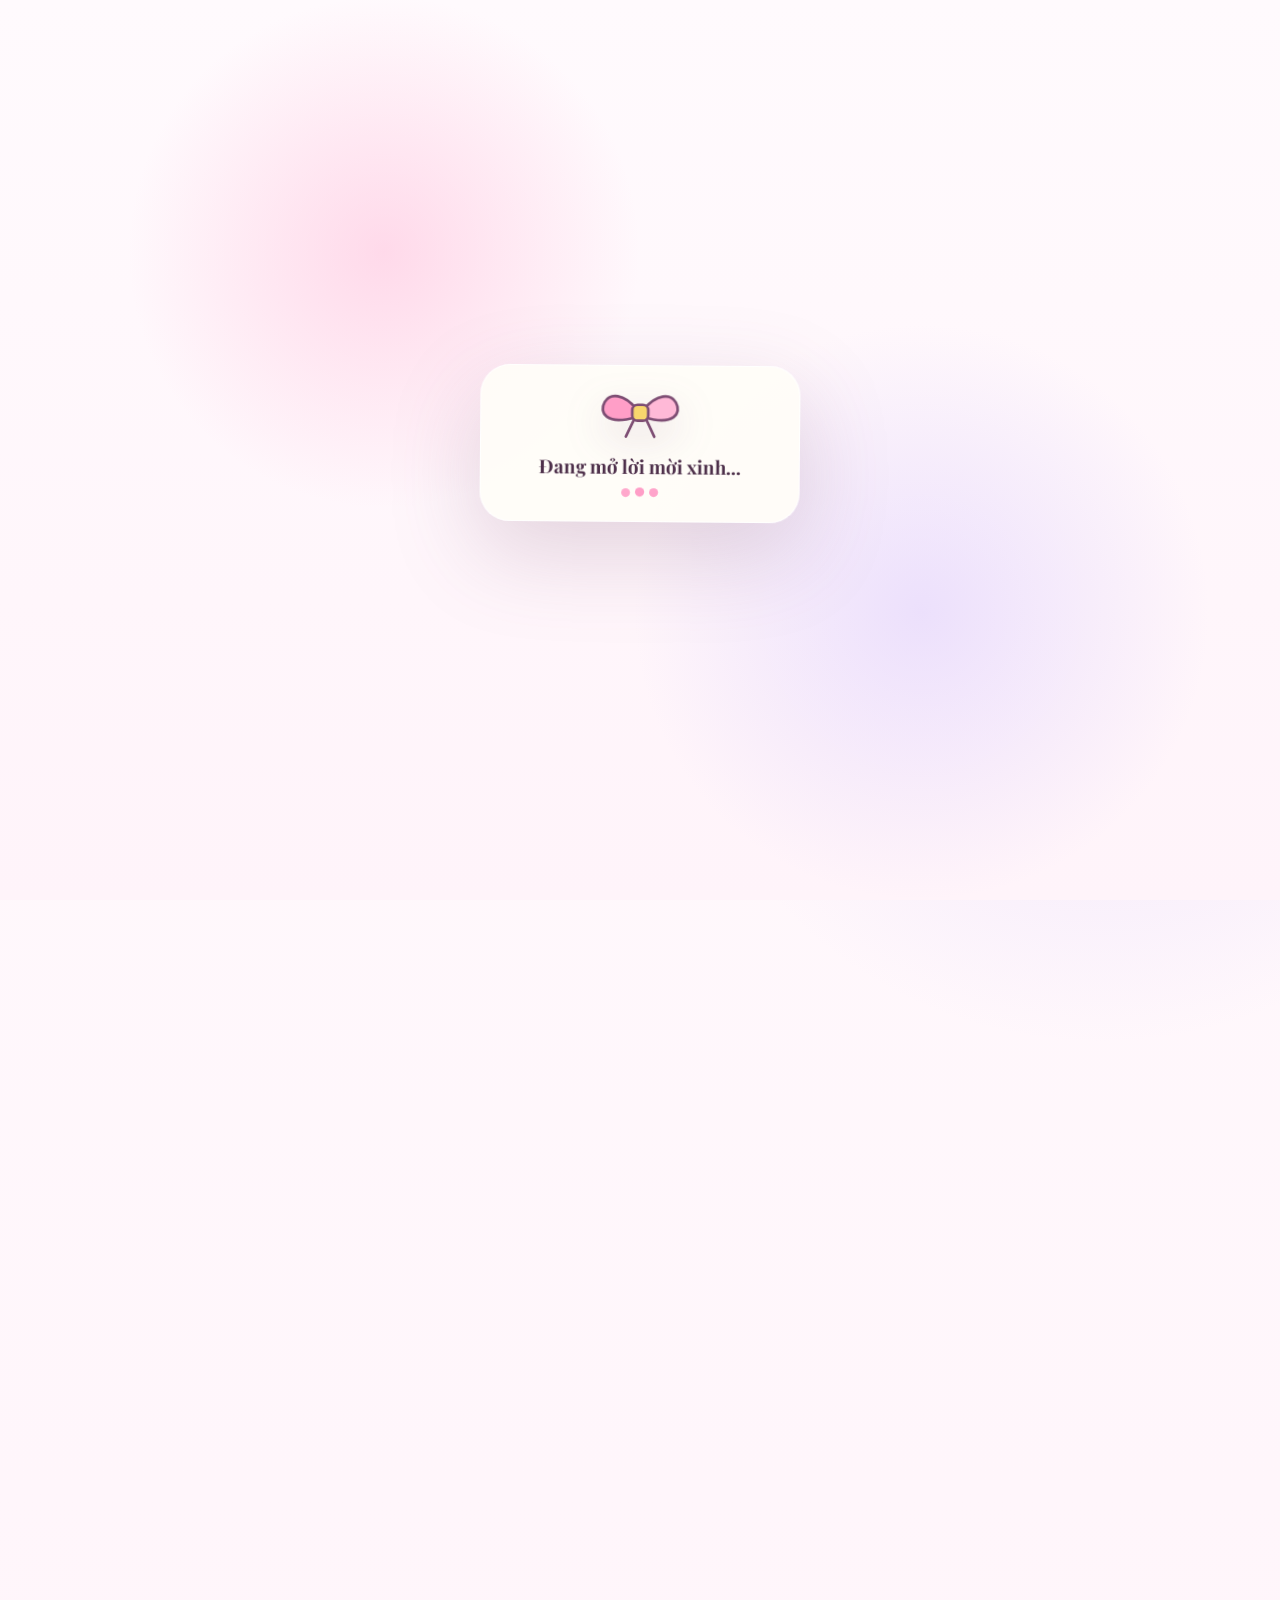
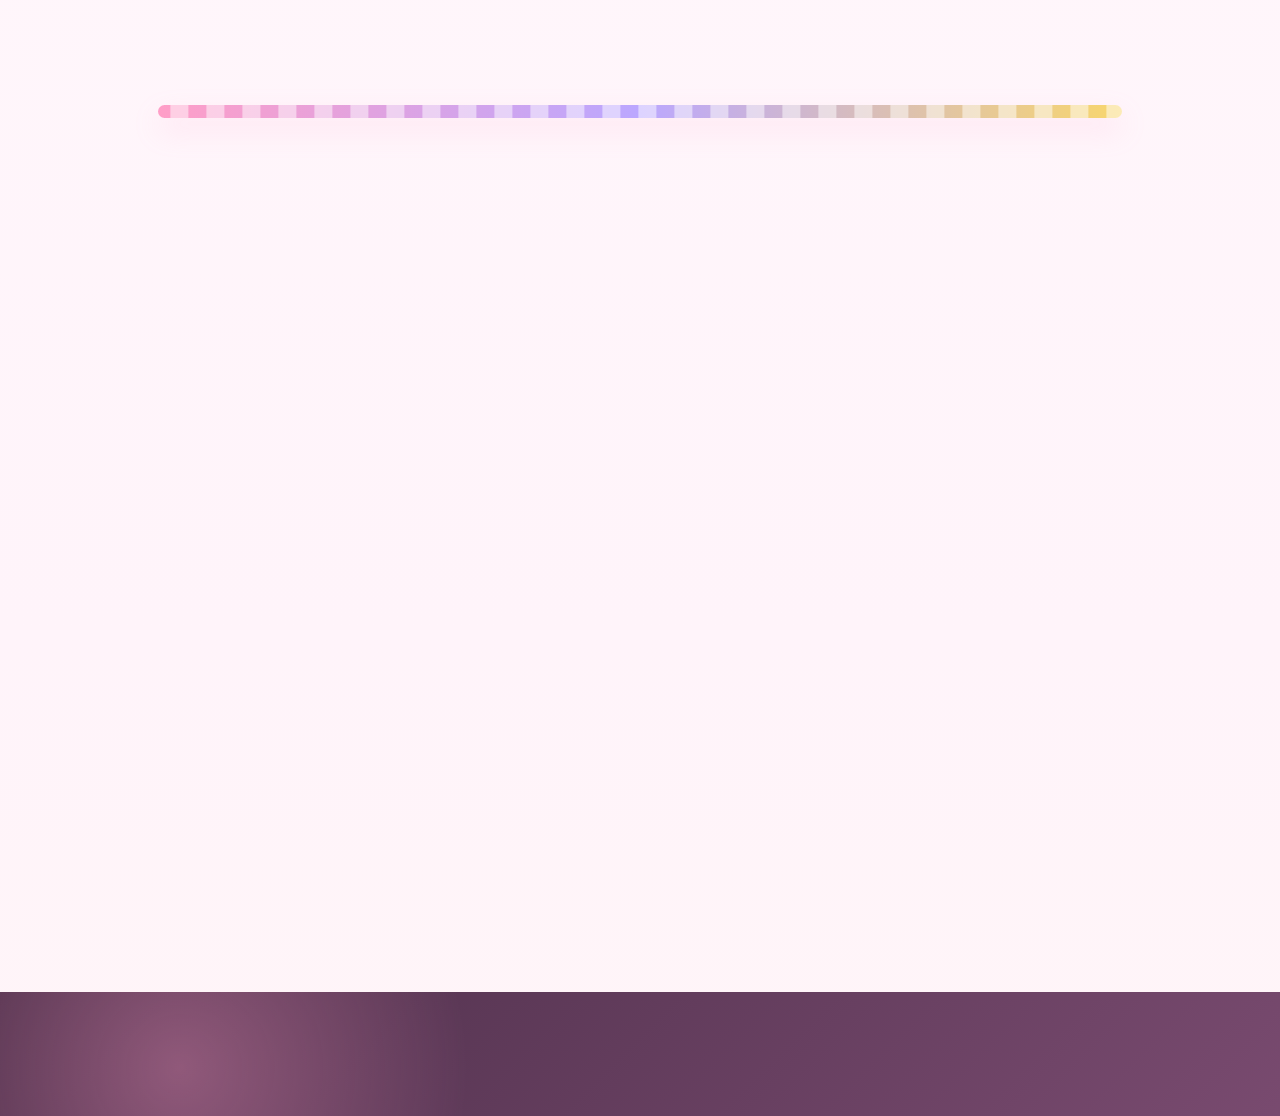
<file: index.html>
<!doctype html>
<html lang="vi">
  <head>
    <meta charset="UTF-8" />
    <meta name="viewport" content="width=device-width, initial-scale=1.0" />
    <title>M&#7897;t Ng&#224;y Th&#7853;t Xinh &#7902; DAV</title>
    <link rel="icon" type="image/svg+xml" href="img/favicon.svg" />
    <meta http-equiv="refresh" content="0; url=html/index.html" />
    <link rel="canonical" href="html/index.html" />
    <style>
      *,
      *::before,
      *::after {
        box-sizing: border-box;
      }

      body {
        display: grid;
        min-height: 100vh;
        margin: 0;
        place-items: center;
        color: #4d2f4a;
        font-family: Arial, sans-serif;
        background:
          radial-gradient(
            circle at 28% 24%,
            rgba(255, 158, 199, 0.34),
            transparent 16rem
          ),
          radial-gradient(
            circle at 76% 72%,
            rgba(187, 167, 255, 0.26),
            transparent 18rem
          ),
          linear-gradient(180deg, #fffafd, #fff4fa);
      }

      .redirect-card {
        width: min(100% - 2rem, 320px);
        padding: 1.25rem;
        border: 1px solid rgba(255, 255, 255, 0.82);
        border-radius: 24px;
        background: rgba(255, 253, 248, 0.9);
        box-shadow: 0 24px 70px rgba(125, 77, 115, 0.18);
        text-align: center;
      }

      .redirect-card span {
        display: inline-grid;
        width: 3.2rem;
        height: 3.2rem;
        margin-bottom: 0.8rem;
        border-radius: 50%;
        place-items: center;
        background: #fff4fa;
        font-size: 1.6rem;
      }

      p {
        margin: 0;
        font-weight: 700;
        line-height: 1.5;
      }

      a {
        color: #7d4d73;
      }
    </style>
  </head>
  <body>
    <main class="redirect-card">
      <span aria-hidden="true">&#10047;</span>
      <p>
        &#272;ang m&#7903; l&#7901;i m&#7901;i xinh &#7903;
        <a href="html/index.html">DAV</a>...
      </p>
    </main>
  </body>
</html>
</file>
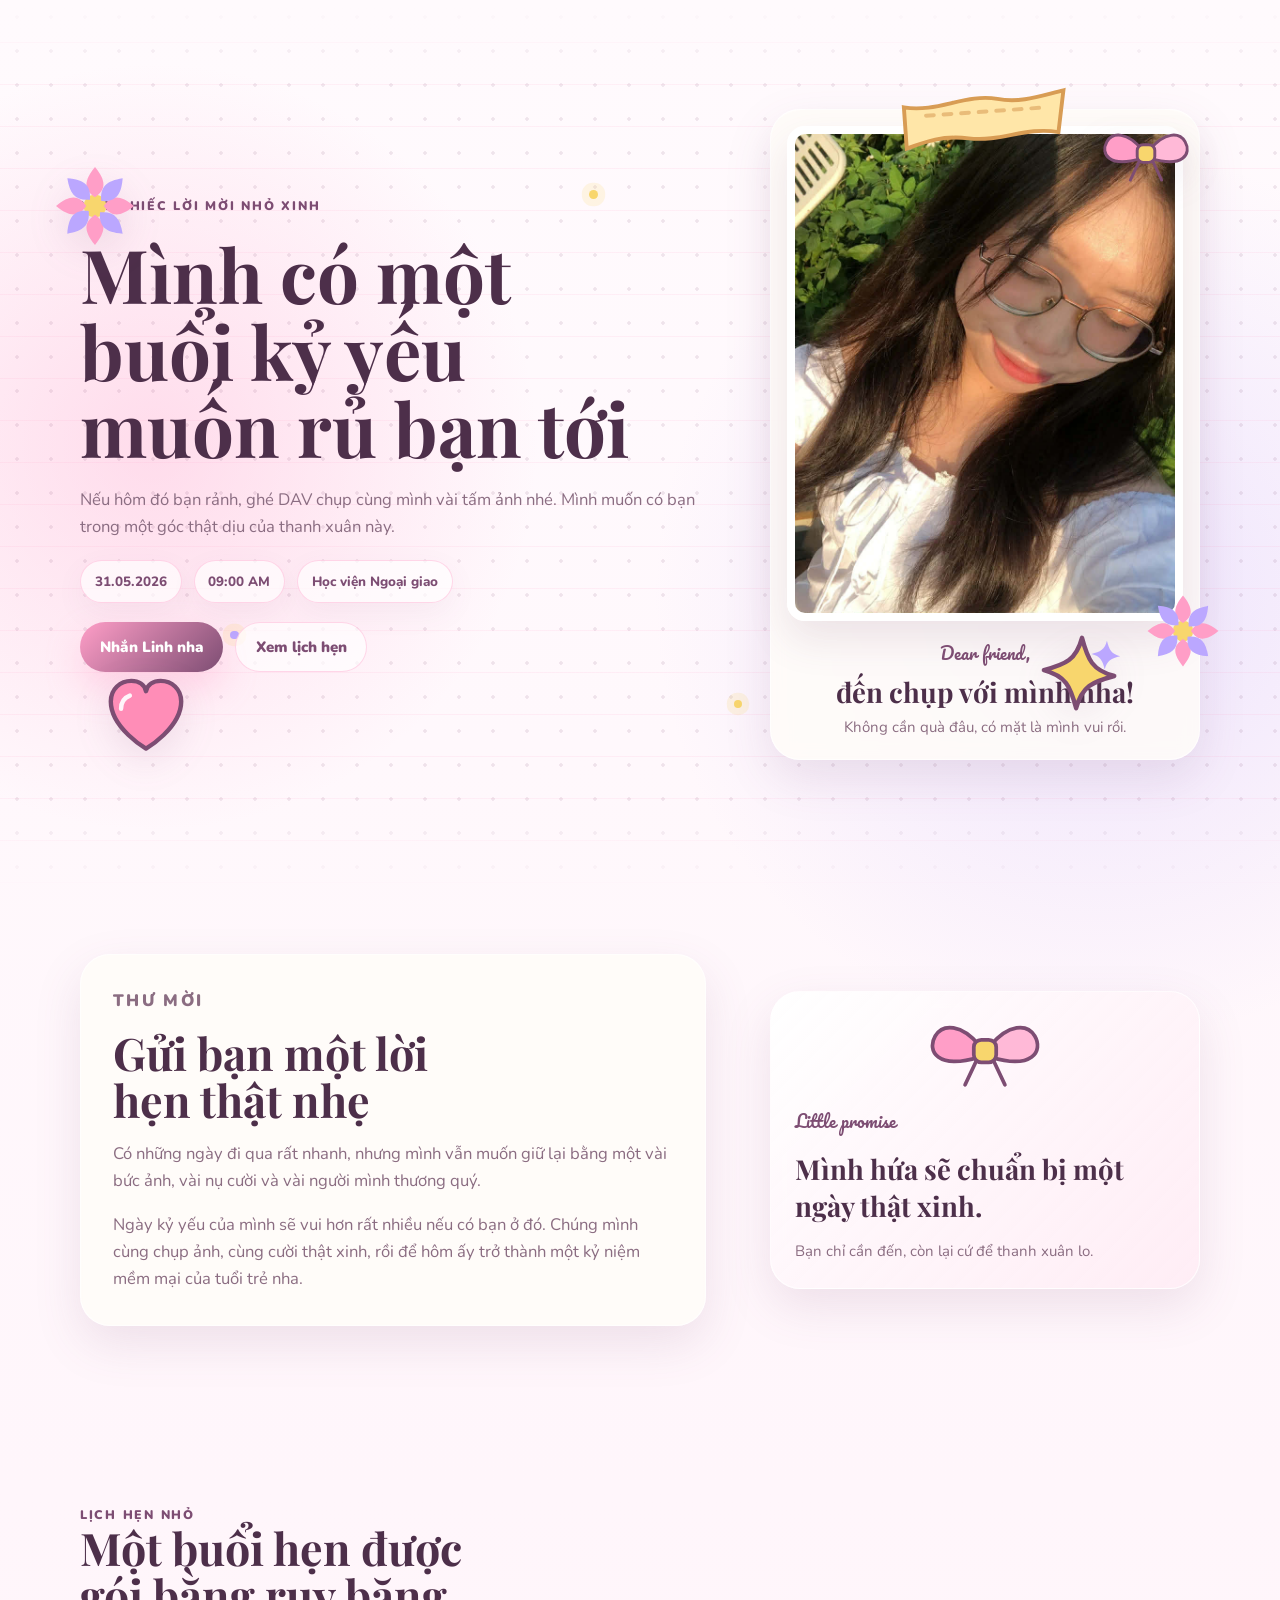
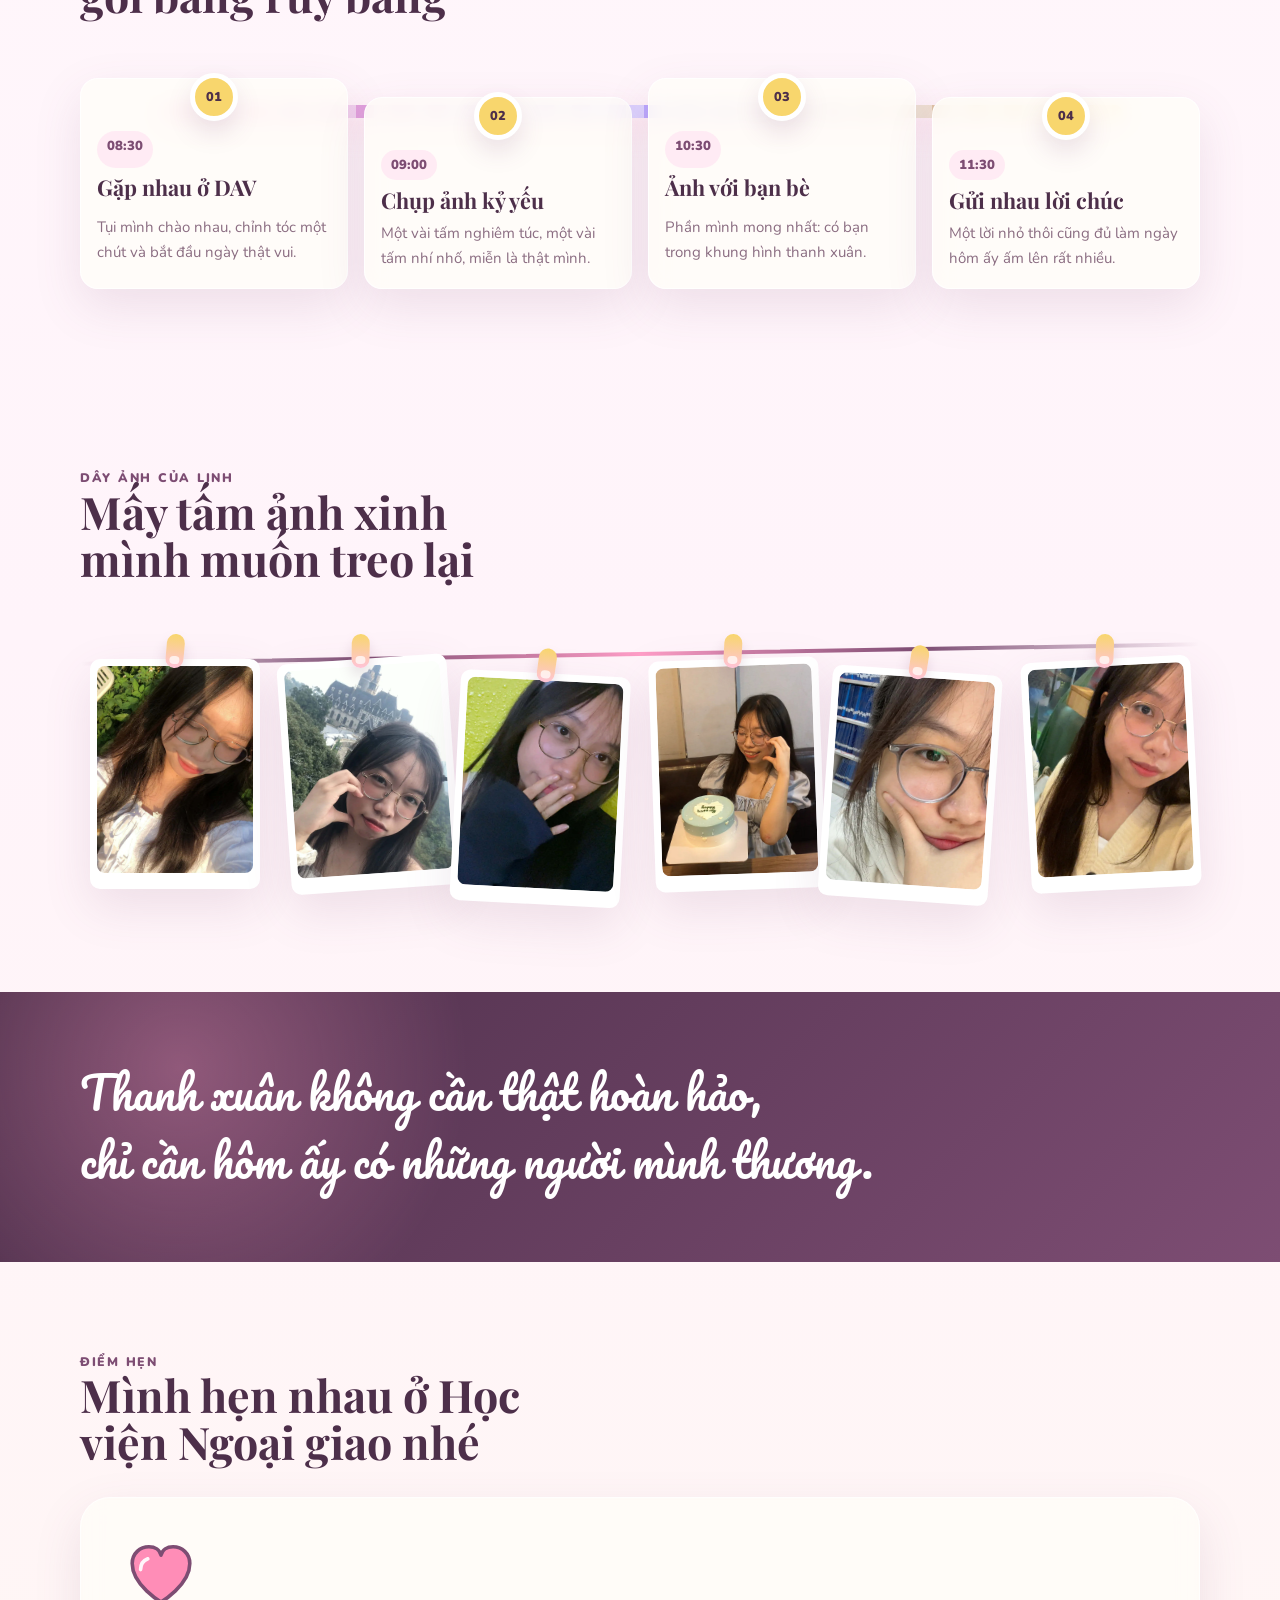
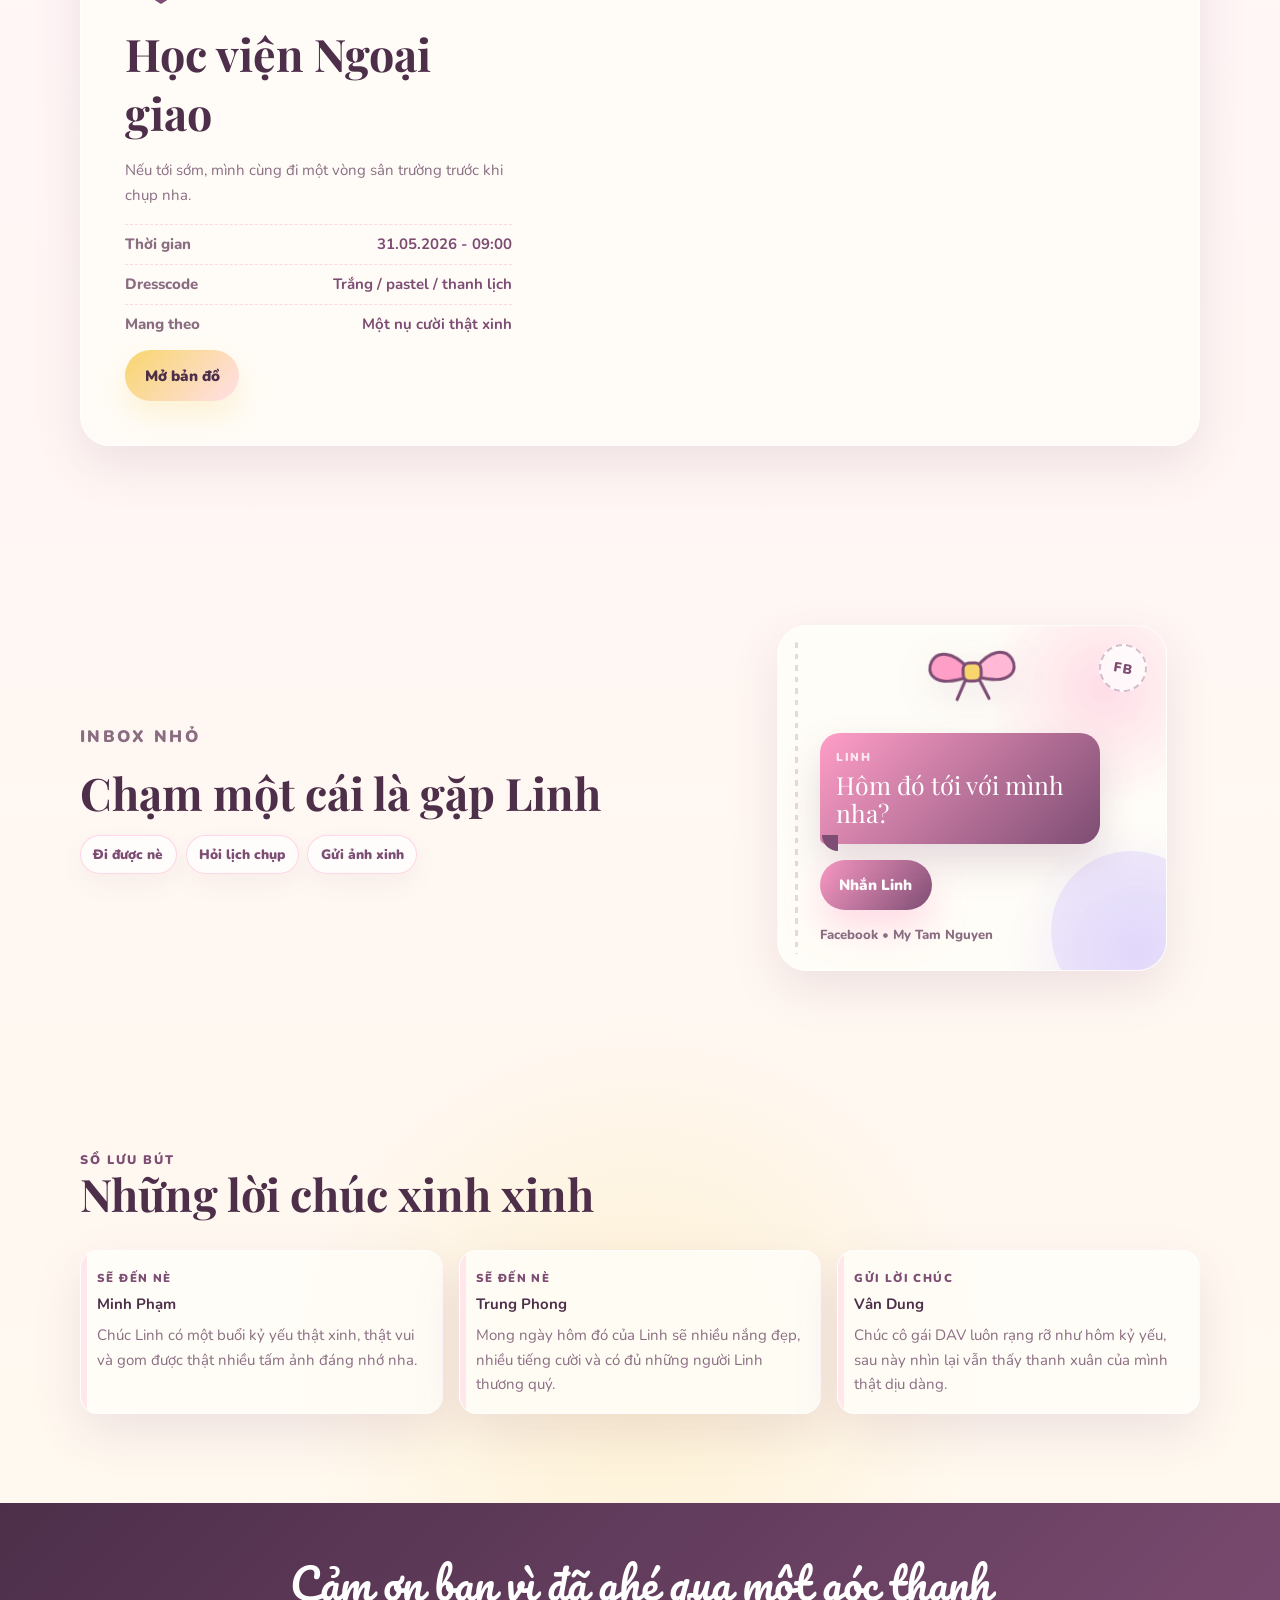
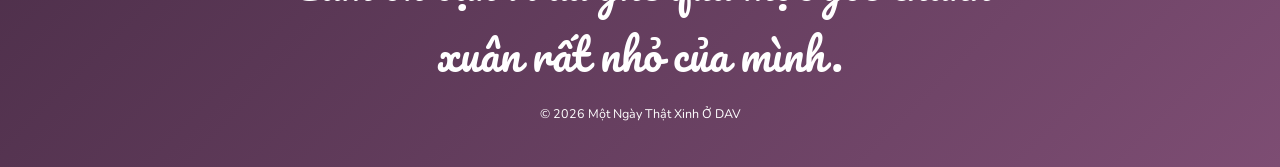
<file: html/index.html>
﻿<!doctype html>
<html lang="vi">
  <head>
    <meta charset="UTF-8" />
    <meta name="viewport" content="width=device-width, initial-scale=1.0" />
    <meta
      name="description"
      content="Thư mời tham dự kỷ yếu dễ thương của một nữ sinh Học viện Ngoại giao."
    />
    <title>Một Ngày Thật Xinh Ở DAV | Thư Mời Kỷ Yếu</title>
    <link rel="icon" type="image/svg+xml" href="../img/favicon.svg" />
    <link rel="preconnect" href="https://fonts.googleapis.com" />
    <link rel="preconnect" href="https://fonts.gstatic.com" crossorigin />
    <link
      href="https://fonts.googleapis.com/css2?family=Nunito:wght@400;500;600;700;800&family=Pacifico&family=Playfair+Display:wght@600;700&display=swap"
      rel="stylesheet"
    />
    <link rel="stylesheet" href="../css/reset.css" />
    <link rel="stylesheet" href="../css/variables.css" />
    <link rel="stylesheet" href="../css/base.css" />
    <link rel="stylesheet" href="../css/layout.css" />
    <link rel="stylesheet" href="../css/components.css" />
    <link rel="stylesheet" href="../css/animations.css" />
    <link rel="stylesheet" href="../css/responsive.css" />
  </head>
  <body>
    <div class="page-loader" id="pageLoader" role="status" aria-live="polite">
      <div class="loader-card">
        <img src="../img/stickers/bow.svg" alt="" aria-hidden="true" />
        <span>Đang mở lời mời xinh...</span>
        <div class="loader-dots" aria-hidden="true">
          <i></i>
          <i></i>
          <i></i>
        </div>
      </div>
    </div>

    <div class="sticker-field" aria-hidden="true">
      <img class="float-sticker s1" src="../img/stickers/flower.svg" alt="" />
      <img class="float-sticker s2" src="../img/stickers/bow.svg" alt="" />
      <img class="float-sticker s3" src="../img/stickers/heart.svg" alt="" />
      <img class="float-sticker s4" src="../img/stickers/sparkle.svg" alt="" />
    </div>

    <main id="main">
      <section class="hero-section section" id="hero">
        <div class="hero-sparkles" aria-hidden="true">
          <span></span>
          <span></span>
          <span></span>
          <span></span>
        </div>

        <div class="container hero-content">
          <div class="hero-copy">
            <p class="eyebrow" data-reveal="fade-up">
              Một chiếc lời mời nhỏ xinh
            </p>
            <h1 data-reveal="fade-up">
              Mình có một buổi kỷ yếu muốn rủ bạn tới
            </h1>
            <p class="hero-lead" data-reveal="fade-up">
              Nếu hôm đó bạn rảnh, ghé DAV chụp cùng mình vài tấm ảnh nhé. Mình
              muốn có bạn trong một góc thật dịu của thanh xuân này.
            </p>
            <div class="hero-meta" data-reveal="fade-up">
              <span>31.05.2026</span>
              <span>09:00 AM</span>
              <span>Học viện Ngoại giao</span>
            </div>
            <div class="hero-actions" data-reveal="fade-up">
              <a class="primary-button" href="#contact">Nhắn Linh nha</a>
              <a class="ghost-button" href="#plan">Xem lịch hẹn</a>
            </div>
          </div>

          <aside
            class="scrapbook-card tilt-card"
            data-reveal="fade-left"
            tabindex="0"
          >
            <img
              class="tape tape-top"
              src="../img/stickers/tape.svg"
              alt=""
              aria-hidden="true"
            />
            <img
              class="portrait"
              src="../img/Linh1.png"
              alt="Ảnh kỷ yếu của Linh"
            />
            <div class="card-note">
              <span>Dear friend,</span>
              <strong>đến chụp với mình nha!</strong>
              <p>Không cần quà đâu, có mặt là mình vui rồi.</p>
            </div>
            <img
              class="mini-flower"
              src="../img/stickers/flower.svg"
              alt=""
              aria-hidden="true"
            />
          </aside>
        </div>
      </section>

      <section class="letter-section section" id="letter">
        <div class="container letter-layout">
          <article class="soft-letter" data-reveal="fade-right">
            <p class="section-kicker">Thư mời</p>
            <h2>Gửi bạn một lời hẹn thật nhẹ</h2>
            <p>
              Có những ngày đi qua rất nhanh, nhưng mình vẫn muốn giữ lại bằng
              một vài bức ảnh, vài nụ cười và vài người mình thương quý.
            </p>
            <p>
              Ngày kỷ yếu của mình sẽ vui hơn rất nhiều nếu có bạn ở đó. Chúng
              mình cùng chụp ảnh, cùng cười thật xinh, rồi để hôm ấy trở thành
              một kỷ niệm mềm mại của tuổi trẻ nha.
            </p>
          </article>

          <div class="promise-card" data-reveal="fade-left">
            <img src="../img/stickers/bow.svg" alt="" aria-hidden="true" />
            <span>Little promise</span>
            <strong>Mình hứa sẽ chuẩn bị một ngày thật xinh.</strong>
            <p>Bạn chỉ cần đến, còn lại cứ để thanh xuân lo.</p>
          </div>
        </div>
      </section>

      <section class="plan-section section" id="plan">
        <div class="container">
          <p class="section-kicker" data-reveal="fade-up">Lịch hẹn nhỏ</p>
          <h2 data-reveal="fade-up">Một buổi hẹn được gói bằng ruy băng</h2>
          <div class="ribbon-plan">
            <div class="ribbon-path" aria-hidden="true"></div>
            <article class="plan-step" data-reveal="fade-up">
              <span>08:30</span>
              <div class="step-dot">01</div>
              <h3>Gặp nhau ở DAV</h3>
              <p>
                Tụi mình chào nhau, chỉnh tóc một chút và bắt đầu ngày thật vui.
              </p>
            </article>
            <article class="plan-step" data-reveal="fade-up">
              <span>09:00</span>
              <div class="step-dot">02</div>
              <h3>Chụp ảnh kỷ yếu</h3>
              <p>
                Một vài tấm nghiêm túc, một vài tấm nhí nhố, miễn là thật mình.
              </p>
            </article>
            <article class="plan-step" data-reveal="fade-up">
              <span>10:30</span>
              <div class="step-dot">03</div>
              <h3>Ảnh với bạn bè</h3>
              <p>Phần mình mong nhất: có bạn trong khung hình thanh xuân.</p>
            </article>
            <article class="plan-step" data-reveal="fade-up">
              <span>11:30</span>
              <div class="step-dot">04</div>
              <h3>Gửi nhau lời chúc</h3>
              <p>Một lời nhỏ thôi cũng đủ làm ngày hôm ấy ấm lên rất nhiều.</p>
            </article>
          </div>
        </div>
      </section>

      <section class="memory-section section" id="memories">
        <div class="container">
          <p class="section-kicker" data-reveal="fade-up">Dây ảnh của Linh</p>
          <h2 data-reveal="fade-up">Mấy tấm ảnh xinh mình muốn treo lại</h2>
          <div class="photo-line" data-reveal="fade-up">
            <div class="clothesline" aria-hidden="true"></div>
            <div class="photo-track">
              <div class="photo-set">
                <figure class="hanging-photo">
                  <span class="pin"></span>
                  <img
                    src="../img/Linh1.png"
                    alt="Ảnh Linh 1"
                    loading="eager"
                    decoding="async"
                  />
                </figure>
                <figure class="hanging-photo">
                  <span class="pin"></span>
                  <img
                    src="../img/linh2.png"
                    alt="Ảnh Linh 2"
                    loading="eager"
                    decoding="async"
                  />
                </figure>
                <figure class="hanging-photo">
                  <span class="pin"></span>
                  <img
                    src="../img/Linh3.png"
                    alt="Ảnh Linh 3"
                    loading="eager"
                    decoding="async"
                  />
                </figure>
                <figure class="hanging-photo">
                  <span class="pin"></span>
                  <img
                    src="../img/Linh4.png"
                    alt="Ảnh Linh 4"
                    loading="eager"
                    decoding="async"
                  />
                </figure>
                <figure class="hanging-photo">
                  <span class="pin"></span>
                  <img
                    src="../img/Linh5.png"
                    alt="Ảnh Linh 5"
                    loading="eager"
                    decoding="async"
                  />
                </figure>
                <figure class="hanging-photo">
                  <span class="pin"></span>
                  <img
                    src="../img/Linh6.jpg"
                    alt="Ảnh Linh 6"
                    loading="eager"
                    decoding="async"
                  />
                </figure>
              </div>
              <div class="photo-set" aria-hidden="true">
                <figure class="hanging-photo duplicate">
                  <span class="pin"></span>
                  <img
                    src="../img/Linh1.png"
                    alt=""
                    loading="eager"
                    decoding="async"
                  />
                </figure>
                <figure class="hanging-photo duplicate">
                  <span class="pin"></span>
                  <img
                    src="../img/linh2.png"
                    alt=""
                    loading="eager"
                    decoding="async"
                  />
                </figure>
                <figure class="hanging-photo duplicate">
                  <span class="pin"></span>
                  <img
                    src="../img/Linh3.png"
                    alt=""
                    loading="eager"
                    decoding="async"
                  />
                </figure>
                <figure class="hanging-photo duplicate">
                  <span class="pin"></span>
                  <img
                    src="../img/Linh4.png"
                    alt=""
                    loading="eager"
                    decoding="async"
                  />
                </figure>
                <figure class="hanging-photo duplicate">
                  <span class="pin"></span>
                  <img
                    src="../img/Linh5.png"
                    alt=""
                    loading="eager"
                    decoding="async"
                  />
                </figure>
                <figure class="hanging-photo duplicate">
                  <span class="pin"></span>
                  <img
                    src="../img/Linh6.jpg"
                    alt=""
                    loading="eager"
                    decoding="async"
                  />
                </figure>
              </div>
            </div>
          </div>
        </div>
      </section>

      <section class="quote-section section">
        <div class="container">
          <blockquote data-reveal="quote">
            <span>Thanh xuân không cần thật hoàn hảo,</span>
            <span>chỉ cần hôm ấy có những người mình thương.</span>
          </blockquote>
        </div>
      </section>

      <section class="location-section section" id="location">
        <div class="container">
          <p class="section-kicker" data-reveal="fade-up">Điểm hẹn</p>
          <h2 data-reveal="fade-up">Mình hẹn nhau ở Học viện Ngoại giao nhé</h2>
          <div class="location-card" data-reveal="fade-up">
            <div class="location-info">
              <img src="../img/stickers/heart.svg" alt="" aria-hidden="true" />
              <strong>Học viện Ngoại giao</strong>
              <p>
                Nếu tới sớm, mình cùng đi một vòng sân trường trước khi chụp
                nha.
              </p>
              <ul>
                <li><span>Thời gian</span><b>31.05.2026 - 09:00</b></li>
                <li>
                  <span>Dresscode</span><b>Trắng / pastel / thanh lịch</b>
                </li>
                <li><span>Mang theo</span><b>Một nụ cười thật xinh</b></li>
              </ul>
              <a
                class="secondary-button"
                href="https://www.google.com/maps/search/?api=1&query=H%E1%BB%8Dc%20vi%E1%BB%87n%20Ngo%E1%BA%A1i%20giao"
                target="_blank"
                rel="noreferrer"
              >
                Mở bản đồ
              </a>
            </div>
            <iframe
              title="Bản đồ Học viện Ngoại giao"
              loading="lazy"
              referrerpolicy="no-referrer-when-downgrade"
              src="https://www.google.com/maps?q=H%E1%BB%8Dc%20vi%E1%BB%87n%20Ngo%E1%BA%A1i%20giao&output=embed"
            ></iframe>
          </div>
        </div>
      </section>

      <section class="contact-section section" id="contact">
        <div class="container contact-layout contact-layout--playful">
          <div class="contact-copy" data-reveal="fade-right">
            <p class="section-kicker">Inbox nhỏ</p>
            <h2>Chạm một cái là gặp Linh</h2>
            <div class="contact-shortcuts" aria-label="Gợi ý nội dung nhắn">
              <span>Đi được nè</span>
              <span>Hỏi lịch chụp</span>
              <span>Gửi ảnh xinh</span>
            </div>
          </div>

          <article class="contact-card message-ticket" data-reveal="fade-left">
            <span class="ticket-stamp">FB</span>
            <img
              class="contact-bow"
              src="../img/stickers/bow.svg"
              alt=""
              aria-hidden="true"
            />
            <div class="message-preview" aria-hidden="true">
              <span>Linh</span>
              <p>Hôm đó tới với mình nha?</p>
            </div>
            <a
              class="primary-button"
              href="https://www.facebook.com/mytam.nguyen.54772?locale=vi_VN"
              target="_blank"
              rel="noreferrer"
            >
              Nhắn Linh
            </a>
            <small>Facebook • My Tam Nguyen</small>
          </article>
        </div>
      </section>

      <section class="wish-section section" id="wish-wall">
        <div class="container">
          <p class="section-kicker" data-reveal="fade-up">Sổ lưu bút</p>
          <h2 data-reveal="fade-up">Những lời chúc xinh xinh</h2>
          <div class="wish-wall" data-reveal="fade-up">
            <article class="wish-card">
              <span>Sẽ đến nè</span>
              <strong>Minh Phạm</strong>
              <p>
                Chúc Linh có một buổi kỷ yếu thật xinh, thật vui và gom được
                thật nhiều tấm ảnh đáng nhớ nha.
              </p>
            </article>
            <article class="wish-card">
              <span>Sẽ đến nè</span>
              <strong>Trung Phong</strong>
              <p>
                Mong ngày hôm đó của Linh sẽ nhiều nắng đẹp, nhiều tiếng cười và
                có đủ những người Linh thương quý.
              </p>
            </article>
            <article class="wish-card">
              <span>Gửi lời chúc</span>
              <strong>Vân Dung</strong>
              <p>
                Chúc cô gái DAV luôn rạng rỡ như hôm kỷ yếu, sau này nhìn lại
                vẫn thấy thanh xuân của mình thật dịu dàng.
              </p>
            </article>
          </div>
        </div>
      </section>
    </main>

    <footer class="site-footer">
      <div class="container footer-inner">
        <p>Cảm ơn bạn vì đã ghé qua một góc thanh xuân rất nhỏ của mình.</p>
        <small>© 2026 Một Ngày Thật Xinh Ở DAV</small>
      </div>
    </footer>

    <script src="../js/scrollReveal.js"></script>
    <script src="../js/tilt.js"></script>
    <script src="../js/main.js"></script>
  </body>
</html>
</file>
<file: css/variables.css>
:root {
  --berry: #7d4d73;
  --berry-dark: #4d2f4a;
  --pink: #ff9ec7;
  --pink-soft: #fff7fb;
  --blush: #ffeaf3;
  --lavender: #bba7ff;
  --sun: #f8d66d;
  --mint: #b8eadf;
  --cream: #fff9ee;
  --paper: #fffdf8;
  --ink: #3a2737;
  --muted: #8b6d82;
  --line: rgba(125, 77, 115, 0.15);
  --pink-line: rgba(255, 158, 199, 0.4);
  --shadow-soft: 0 18px 48px rgba(125, 77, 115, 0.13);
  --shadow-strong: 0 30px 90px rgba(125, 77, 115, 0.22);
  --radius-sm: 10px;
  --radius-md: 18px;
  --radius-lg: 30px;
  --container: 1120px;
  --font-heading: "Playfair Display", Georgia, serif;
  --font-script: "Pacifico", cursive;
  --font-body: "Nunito", Arial, sans-serif;
}
</file>
<file: css/base.css>
body {
  color: var(--ink);
  font-family: var(--font-body);
  font-size: 15px;
  background:
    radial-gradient(circle at 12% 9%, rgba(255, 158, 199, 0.32), transparent 24rem),
    radial-gradient(circle at 86% 12%, rgba(187, 167, 255, 0.26), transparent 28rem),
    radial-gradient(circle at 50% 92%, rgba(248, 214, 109, 0.22), transparent 22rem),
    linear-gradient(180deg, #fffafd 0%, #fff4fa 45%, #fff9ee 100%);
  overflow-x: hidden;
}

main,
.site-footer {
  max-width: 100%;
  overflow-x: clip;
}

body::before {
  position: fixed;
  inset: 0;
  z-index: -2;
  pointer-events: none;
  content: "";
  background-image:
    radial-gradient(circle, rgba(125, 77, 115, 0.12) 1.5px, transparent 2px),
    linear-gradient(rgba(255, 158, 199, 0.12) 1px, transparent 1px);
  background-size: 34px 34px, 100% 42px;
  mask-image: linear-gradient(180deg, transparent, #000 10%, #000 88%, transparent);
}

h1,
h2,
h3 {
  color: var(--berry-dark);
  font-family: var(--font-heading);
  line-height: 1.04;
  letter-spacing: 0;
}

h1 {
  max-width: 680px;
  font-size: clamp(2.1rem, 5.8vw, 4.75rem);
  text-wrap: balance;
}

h2 {
  max-width: 680px;
  font-size: clamp(1.45rem, 3.8vw, 2.8rem);
  text-wrap: balance;
}

h3 {
  font-size: clamp(1.05rem, 2vw, 1.35rem);
}

p {
  line-height: 1.65;
}

::selection {
  color: var(--berry-dark);
  background: rgba(255, 158, 199, 0.42);
}

:focus-visible {
  outline: 3px solid var(--lavender);
  outline-offset: 4px;
}
</file>
<file: css/layout.css>
.container {
  width: min(100% - 2rem, var(--container));
  margin-inline: auto;
}

.section {
  position: relative;
  padding-block: clamp(3.4rem, 7vw, 6rem);
}

.hero-section {
  min-height: clamp(660px, 96svh, 880px);
  display: grid;
  place-items: center;
  padding-top: clamp(2rem, 5vw, 4rem);
  overflow: hidden;
}

.hero-content,
.letter-layout,
.contact-layout {
  display: grid;
  grid-template-columns: minmax(0, 1fr) minmax(300px, 430px);
  gap: clamp(1.5rem, 5vw, 4rem);
  align-items: center;
}

.hero-copy,
.contact-copy {
  display: grid;
  gap: 1.2rem;
}

.hero-lead,
.contact-copy p,
.soft-letter p {
  max-width: 690px;
  color: var(--muted);
  font-size: clamp(0.94rem, 1.6vw, 1.04rem);
}

.hero-meta,
.hero-actions {
  display: flex;
  flex-wrap: wrap;
  gap: 0.75rem;
  align-items: center;
}

.hero-meta span {
  padding: 0.68rem 0.86rem;
  border: 1px solid var(--pink-line);
  border-radius: 999px;
  color: var(--berry);
  background: rgba(255, 255, 255, 0.66);
  font-size: 0.84rem;
  font-weight: 800;
  box-shadow: 0 10px 30px rgba(125, 77, 115, 0.06);
}

.site-footer {
  padding: 2.8rem 0;
  color: #fff;
  background: linear-gradient(135deg, var(--berry-dark), var(--berry));
}

.footer-inner {
  display: grid;
  gap: 0.9rem;
  justify-items: center;
  text-align: center;
}

.footer-inner p {
  max-width: 720px;
  font-family: var(--font-script);
  font-size: clamp(1.5rem, 4vw, 2.7rem);
}
</file>
<file: css/components.css>
.eyebrow,
.section-kicker {
  color: var(--berry);
  font-size: 0.78rem;
  font-weight: 900;
  letter-spacing: 0.14em;
  text-transform: uppercase;
}

.primary-button,
.secondary-button,
.ghost-button {
  display: inline-flex;
  align-items: center;
  justify-content: center;
  width: fit-content;
  min-height: 3.15rem;
  padding: 0.84rem 1.22rem;
  border-radius: 999px;
  font-weight: 900;
  cursor: pointer;
  transition:
    transform 0.22s ease,
    box-shadow 0.22s ease,
    background 0.22s ease;
}

.primary-button {
  color: #fff;
  background: linear-gradient(135deg, var(--pink), var(--berry));
  box-shadow: 0 16px 34px rgba(255, 158, 199, 0.34);
}

.secondary-button {
  color: var(--berry-dark);
  background: linear-gradient(135deg, var(--sun), #ffdfe8);
  box-shadow: 0 14px 28px rgba(248, 214, 109, 0.26);
}

.ghost-button {
  border: 1px solid var(--pink-line);
  color: var(--berry);
  background: rgba(255, 255, 255, 0.68);
}

.primary-button:hover,
.secondary-button:hover,
.ghost-button:hover {
  transform: translateY(-2px) rotate(-1deg);
  box-shadow: var(--shadow-strong);
}

.primary-button:disabled,
.secondary-button:disabled,
.ghost-button:disabled {
  cursor: wait;
  opacity: 0.65;
  transform: none;
}

.page-loader {
  position: fixed;
  inset: 0;
  z-index: 200;
  display: grid;
  place-items: center;
  padding: 1.5rem;
  background:
    radial-gradient(circle at 30% 28%, rgba(255, 158, 199, 0.34), transparent 16rem),
    radial-gradient(circle at 72% 68%, rgba(187, 167, 255, 0.28), transparent 18rem),
    linear-gradient(180deg, #fffafd, #fff4fa);
  transition:
    opacity 0.45s ease,
    visibility 0.45s ease;
}

.page-loader.is-hidden {
  visibility: hidden;
  opacity: 0;
  pointer-events: none;
}

.loader-card {
  display: grid;
  gap: 0.8rem;
  justify-items: center;
  width: min(100%, 320px);
  padding: 1.35rem;
  border: 1px solid rgba(255, 255, 255, 0.82);
  border-radius: var(--radius-lg);
  color: var(--berry-dark);
  background: rgba(255, 253, 248, 0.9);
  box-shadow: var(--shadow-strong);
  text-align: center;
}

.loader-card img {
  width: 5rem;
  filter: drop-shadow(0 14px 20px rgba(125, 77, 115, 0.16));
}

.loader-card span {
  font-family: var(--font-heading);
  font-size: 1.18rem;
  font-weight: 700;
}

.loader-dots {
  display: flex;
  gap: 0.35rem;
}

.loader-dots i {
  width: 0.52rem;
  height: 0.52rem;
  border-radius: 50%;
  background: var(--pink);
}

.sticker-field {
  position: fixed;
  inset: 0;
  z-index: 4;
  pointer-events: none;
  overflow: hidden;
}

.float-sticker {
  position: absolute;
  width: clamp(3rem, 8vw, 5.5rem);
  filter: drop-shadow(0 12px 18px rgba(125, 77, 115, 0.12));
}

.s1 {
  left: 4%;
  top: 18%;
}
.s2 {
  right: 7%;
  top: 14%;
}
.s3 {
  left: 8%;
  bottom: 16%;
}
.s4 {
  right: 12%;
  bottom: 20%;
}

.hero-sparkles span {
  position: absolute;
  width: 0.55rem;
  height: 0.55rem;
  border-radius: 50%;
  background: var(--sun);
  box-shadow: 0 0 0 0.45rem rgba(248, 214, 109, 0.18);
}

.hero-sparkles span:nth-child(1) {
  top: 22%;
  left: 46%;
}
.hero-sparkles span:nth-child(2) {
  top: 34%;
  right: 18%;
  background: var(--pink);
}
.hero-sparkles span:nth-child(3) {
  bottom: 26%;
  left: 18%;
  background: var(--lavender);
}
.hero-sparkles span:nth-child(4) {
  bottom: 18%;
  right: 42%;
}

.scrapbook-card,
.soft-letter,
.promise-card,
.plan-step,
.location-card,
.contact-card,
.wish-card {
  border: 1px solid rgba(255, 255, 255, 0.74);
  background: rgba(255, 253, 248, 0.82);
  box-shadow: var(--shadow-soft);
  backdrop-filter: blur(10px);
}

.scrapbook-card {
  position: relative;
  padding: 1rem 1rem 1.2rem;
  border-radius: var(--radius-lg);
  transform: rotate(2deg);
  transform-style: preserve-3d;
  will-change: transform;
}

.tilt-card.is-tilting {
  animation: none;
  transition: none;
}

.tilt-card.is-resetting {
  transition:
    box-shadow 0.22s ease,
    transform 0.22s ease;
}

.portrait {
  width: 100%;
  aspect-ratio: 4 / 5;
  object-fit: cover;
  border: 8px solid #fff;
  border-radius: var(--radius-md);
  box-shadow: 0 18px 40px rgba(125, 77, 115, 0.14);
}

.tape {
  position: absolute;
  z-index: 2;
  width: 11rem;
}

.tape-top {
  top: -1.25rem;
  left: 50%;
  transform: translateX(-50%) rotate(-4deg);
}

.mini-flower {
  position: absolute;
  right: -1.5rem;
  bottom: 5.5rem;
  width: 5rem;
}

.card-note {
  display: grid;
  gap: 0.3rem;
  padding: 1rem 0.4rem 0;
  text-align: center;
}

.card-note span,
.promise-card span {
  color: var(--berry);
  font-family: var(--font-script);
  font-size: 1.08rem;
}

.card-note strong,
.promise-card strong {
  color: var(--berry-dark);
  font-family: var(--font-heading);
  font-size: clamp(1.18rem, 2.4vw, 1.72rem);
}

.card-note p,
.promise-card p,
.plan-step p,
.location-info p,
.contact-card p,
.wish-card p {
  color: var(--muted);
}

.soft-letter,
.promise-card {
  border-radius: var(--radius-lg);
}

.soft-letter {
  display: grid;
  gap: 1rem;
  padding: clamp(1.2rem, 4vw, 2rem);
}

.promise-card {
  display: grid;
  gap: 0.9rem;
  justify-items: start;
  padding: 1.5rem;
  background: linear-gradient(
    135deg,
    rgba(255, 255, 255, 0.92),
    rgba(255, 234, 243, 0.8)
  );
}

.promise-card img {
  width: 7rem;
  justify-self: center;
}

.ribbon-plan {
  position: relative;
  display: grid;
  grid-template-columns: repeat(4, minmax(0, 1fr));
  gap: 1rem;
  margin-top: 2.2rem;
  padding-top: 1.5rem;
}

.ribbon-path {
  position: absolute;
  top: 3.2rem;
  left: 7%;
  right: 7%;
  height: 0.8rem;
  border-radius: 999px;
  background:
    repeating-linear-gradient(
      90deg,
      rgba(255, 255, 255, 0.5) 0 18px,
      transparent 18px 36px
    ),
    linear-gradient(90deg, var(--pink), var(--lavender), var(--sun));
  box-shadow: 0 12px 28px rgba(255, 158, 199, 0.22);
}

.plan-step {
  position: relative;
  z-index: 1;
  display: grid;
  gap: 0.55rem;
  min-height: 12rem;
  padding: 3.25rem 1rem 1rem;
  border: 1px solid rgba(255, 255, 255, 0.74);
  border-radius: var(--radius-md);
  background: rgba(255, 253, 248, 0.86);
  box-shadow: var(--shadow-soft);
  backdrop-filter: blur(10px);
  transition:
    transform 0.25s ease,
    box-shadow 0.25s ease;
}

.plan-step:nth-of-type(2),
.plan-step:nth-of-type(4) {
  margin-top: 1.2rem;
}

.plan-step:hover {
  transform: translateY(-7px) rotate(-1deg);
  box-shadow: var(--shadow-strong);
}

.plan-step > span {
  width: fit-content;
  padding: 0.35rem 0.62rem;
  border-radius: 999px;
  color: var(--berry);
  background: rgba(255, 234, 243, 0.92);
  font-size: 0.82rem;
  font-weight: 900;
}

.step-dot {
  position: absolute;
  top: -0.35rem;
  left: 50%;
  display: grid;
  place-items: center;
  width: 3rem;
  height: 3rem;
  border: 5px solid #fff;
  border-radius: 50%;
  color: var(--berry-dark);
  background: var(--sun);
  box-shadow: 0 12px 24px rgba(125, 77, 115, 0.15);
  font-size: 0.8rem;
  font-weight: 900;
  transform: translateX(-50%);
}

.photo-line {
  position: relative;
  margin-top: 2.2rem;
  padding: 2.6rem 0.6rem 0.8rem;
}

.photo-track {
  display: grid;
  grid-template-columns: repeat(6, minmax(130px, 1fr));
  gap: clamp(0.7rem, 1.6vw, 1rem);
}

.photo-set {
  display: contents;
}

.clothesline {
  position: absolute;
  top: 1.2rem;
  right: 0;
  left: 0;
  height: 2.4rem;
  pointer-events: none;
}

.clothesline::before {
  position: absolute;
  top: 1rem;
  right: 0;
  left: 0;
  height: 0.22rem;
  border-radius: 999px;
  background: linear-gradient(
    90deg,
    transparent,
    var(--berry),
    var(--pink),
    var(--berry),
    transparent
  );
  content: "";
  transform: rotate(-1deg);
}

.hanging-photo {
  position: relative;
  padding: 0.45rem 0.45rem 1rem;
  border-radius: var(--radius-sm);
  background: #fff;
  box-shadow: var(--shadow-soft);
  transform-origin: 50% 0;
  transition:
    transform 0.25s ease,
    box-shadow 0.25s ease;
}

.hanging-photo:nth-of-type(2) {
  transform: rotate(-4deg);
}
.hanging-photo:nth-of-type(3) {
  transform: rotate(3deg) translateY(0.9rem);
}
.hanging-photo:nth-of-type(4) {
  transform: rotate(-2deg);
}
.hanging-photo:nth-of-type(5) {
  transform: rotate(4deg) translateY(0.7rem);
}
.hanging-photo:nth-of-type(6) {
  transform: rotate(-3deg);
}
.hanging-photo:nth-of-type(7) {
  transform: rotate(2deg) translateY(0.6rem);
}

.hanging-photo.duplicate {
  display: none;
}

.hanging-photo:hover {
  transform: translateY(-10px) rotate(0deg) scale(1.04);
  box-shadow: var(--shadow-strong);
  z-index: 3;
}

.hanging-photo img {
  width: 100%;
  aspect-ratio: 3 / 4;
  object-fit: cover;
  border-radius: 8px;
}

.pin {
  position: absolute;
  top: -1.55rem;
  left: 50%;
  z-index: 2;
  width: 1.1rem;
  height: 2.1rem;
  border-radius: 999px;
  background: linear-gradient(180deg, var(--sun), #ffc3d8);
  box-shadow: 0 8px 14px rgba(125, 77, 115, 0.18);
  transform: translateX(-50%) rotate(5deg);
}

.pin::after {
  position: absolute;
  right: 0.23rem;
  bottom: 0.25rem;
  left: 0.23rem;
  height: 0.45rem;
  border-radius: 999px;
  background: rgba(255, 255, 255, 0.7);
  content: "";
}

.quote-section {
  padding-block: clamp(3rem, 6vw, 4.5rem);
  color: #fff;
  background:
    radial-gradient(
      circle at 14% 28%,
      rgba(255, 158, 199, 0.35),
      transparent 18rem
    ),
    linear-gradient(135deg, var(--berry-dark), var(--berry));
}

.quote-section blockquote {
  display: grid;
  gap: 0.55rem;
  max-width: 830px;
  font-family: var(--font-script);
  font-size: clamp(1.35rem, 3.4vw, 2.85rem);
  line-height: 1.35;
}

.quote-section span {
  display: block;
}

.location-card {
  display: grid;
  grid-template-columns: minmax(280px, 0.82fr) minmax(0, 1.18fr);
  gap: 1rem;
  margin-top: 2rem;
  padding: clamp(0.9rem, 3vw, 1.25rem);
  border-radius: var(--radius-lg);
}

.location-info {
  display: grid;
  gap: 1rem;
  align-content: center;
  padding: clamp(1rem, 3vw, 1.5rem);
}

.location-info img {
  width: 4.5rem;
}

.location-info strong {
  color: var(--berry-dark);
  font-family: var(--font-heading);
  font-size: clamp(1.7rem, 4vw, 2.8rem);
}

.location-info ul {
  display: grid;
  gap: 0.6rem;
}

.location-info li {
  display: flex;
  justify-content: space-between;
  gap: 1rem;
  padding-top: 0.6rem;
  border-top: 1px dashed var(--pink-line);
}

.location-info li span {
  color: var(--muted);
  font-weight: 800;
}

.location-info li b {
  color: var(--berry);
  text-align: right;
}

.location-card iframe {
  width: 100%;
  min-height: 320px;
  aspect-ratio: 16 / 10;
  border: 0;
  border-radius: var(--radius-md);
}

.contact-section {
  overflow: hidden;
}

.contact-layout--playful {
  grid-template-columns: minmax(0, 0.95fr) minmax(300px, 390px);
}

.contact-shortcuts {
  display: flex;
  flex-wrap: wrap;
  gap: 0.55rem;
}

.contact-shortcuts span {
  padding: 0.55rem 0.78rem;
  border: 1px solid var(--pink-line);
  border-radius: 999px;
  color: var(--berry);
  background: rgba(255, 255, 255, 0.68);
  box-shadow: 0 10px 26px rgba(125, 77, 115, 0.06);
  font-size: 0.85rem;
  font-weight: 900;
}

.contact-card {
  position: relative;
  isolation: isolate;
  display: grid;
  gap: 1rem;
  justify-items: start;
  min-height: 310px;
  padding: clamp(1.15rem, 4vw, 1.6rem);
  border-radius: var(--radius-lg);
  background:
    radial-gradient(
      circle at 84% 18%,
      rgba(255, 158, 199, 0.34),
      transparent 7.5rem
    ),
    radial-gradient(
      circle at 92% 94%,
      rgba(187, 167, 255, 0.28),
      transparent 8rem
    ),
    rgba(255, 253, 248, 0.9);
  overflow: hidden;
}

.message-ticket::before {
  position: absolute;
  top: 1rem;
  bottom: 1rem;
  left: 1.05rem;
  width: 0.18rem;
  border-radius: 999px;
  background: repeating-linear-gradient(
    180deg,
    rgba(125, 77, 115, 0.2) 0 0.35rem,
    transparent 0.35rem 0.72rem
  );
  content: "";
}

.message-ticket::after {
  position: absolute;
  right: -2.8rem;
  bottom: -2.6rem;
  z-index: -1;
  width: 10rem;
  height: 10rem;
  border-radius: 50%;
  background: rgba(187, 167, 255, 0.22);
  content: "";
}

.contact-bow {
  position: absolute;
  top: 1.1rem;
  left: 50%;
  width: 5.6rem;
  filter: drop-shadow(0 12px 18px rgba(125, 77, 115, 0.12));
  transform: translateX(-50%) rotate(-2deg);
}

.ticket-stamp {
  position: absolute;
  top: 1.15rem;
  right: 1.2rem;
  display: grid;
  place-items: center;
  width: 3rem;
  height: 3rem;
  border: 2px dashed rgba(125, 77, 115, 0.34);
  border-radius: 50%;
  color: var(--berry);
  background: rgba(255, 255, 255, 0.74);
  font-size: 0.84rem;
  font-weight: 900;
  letter-spacing: 0.08em;
  transform: rotate(9deg);
}

.message-preview {
  position: relative;
  display: grid;
  gap: 0.35rem;
  width: min(100%, 280px);
  margin-top: 5.1rem;
  margin-left: 1rem;
  padding: 1rem 1.05rem;
  border-radius: 1.25rem 1.25rem 1.25rem 0.35rem;
  color: #fff;
  background: linear-gradient(135deg, var(--pink), var(--berry));
  box-shadow: 0 18px 38px rgba(125, 77, 115, 0.2);
}

.message-preview::after {
  position: absolute;
  bottom: -0.42rem;
  left: 0.15rem;
  width: 1rem;
  height: 1rem;
  border-radius: 0 0 0 999px;
  background: var(--berry);
  content: "";
}

.message-preview span {
  font-size: 0.72rem;
  font-weight: 900;
  letter-spacing: 0.12em;
  text-transform: uppercase;
  opacity: 0.8;
}

.message-preview p {
  color: #fff;
  font-family: var(--font-heading);
  font-size: clamp(1.18rem, 3.2vw, 1.55rem);
  line-height: 1.15;
}

.contact-card .primary-button {
  margin-left: 1rem;
  box-shadow: 0 18px 36px rgba(255, 158, 199, 0.36);
}

.contact-card small {
  margin-left: 1rem;
  color: var(--muted);
  font-size: 0.82rem;
  font-weight: 800;
}

.wish-wall {
  display: grid;
  grid-template-columns: repeat(3, minmax(0, 1fr));
  gap: 1rem;
  margin-top: 2rem;
}

.wish-card {
  position: relative;
  padding: 1rem;
  border-radius: var(--radius-md);
  background:
    linear-gradient(
      90deg,
      rgba(255, 158, 199, 0.22) 0 0.35rem,
      transparent 0.35rem
    ),
    rgba(255, 253, 248, 0.88);
}

.wish-card span {
  color: var(--berry);
  font-size: 0.72rem;
  font-weight: 900;
  letter-spacing: 0.12em;
  text-transform: uppercase;
}

.wish-card strong {
  display: block;
  margin-top: 0.45rem;
  color: var(--berry-dark);
}

.wish-card p {
  margin-top: 0.55rem;
}
</file>
<file: css/animations.css>
[data-reveal] {
  opacity: 0;
  transition:
    opacity 0.7s ease,
    transform 0.7s cubic-bezier(0.2, 0.8, 0.2, 1);
  will-change: opacity, transform;
}

[data-reveal="fade-up"] {
  transform: translateY(28px) scale(0.98);
}
[data-reveal="fade-down"] {
  transform: translateY(-18px);
}
[data-reveal="fade-left"] {
  transform: translateX(30px) rotate(1deg);
}
[data-reveal="fade-right"] {
  transform: translateX(-30px) rotate(-1deg);
}

[data-reveal].is-visible {
  opacity: 1;
  transform: none;
}

[data-reveal="quote"] span {
  opacity: 0;
  transform: translateY(22px);
  transition:
    opacity 0.7s ease,
    transform 0.7s cubic-bezier(0.2, 0.8, 0.2, 1);
}

[data-reveal="quote"].is-visible span {
  opacity: 1;
  transform: none;
}

[data-reveal="quote"].is-visible span:nth-child(2) {
  transition-delay: 0.18s;
}

.float-sticker {
  animation: stickerFloat 7s ease-in-out infinite;
}

.s2 {
  animation-delay: -1.4s;
}
.s3 {
  animation-delay: -2.2s;
}
.s4 {
  animation-delay: -3.1s;
}

.hero-sparkles span {
  animation: sparklePop 2.8s ease-in-out infinite;
}

.hero-sparkles span:nth-child(2) {
  animation-delay: 0.5s;
}
.hero-sparkles span:nth-child(3) {
  animation-delay: 1s;
}
.hero-sparkles span:nth-child(4) {
  animation-delay: 1.5s;
}

.scrapbook-card {
  animation: cardBreath 5.5s ease-in-out infinite;
}

.ribbon-path {
  background-size:
    72px 100%,
    100% 100%;
  animation: ribbonShine 6s linear infinite;
}

.pin {
  animation: pinWiggle 3.8s ease-in-out infinite;
}

.message-preview {
  animation: messageFloat 4s ease-in-out infinite;
}

.ticket-stamp {
  animation: stampPulse 3.2s ease-in-out infinite;
}

.contact-bow {
  animation: bowNod 4.5s ease-in-out infinite;
}

.loader-card {
  animation: loaderFloat 1.8s ease-in-out infinite;
}

.loader-dots i {
  animation: loaderDot 0.9s ease-in-out infinite;
}

.loader-dots i:nth-child(2) {
  animation-delay: 0.12s;
}

.loader-dots i:nth-child(3) {
  animation-delay: 0.24s;
}

.hanging-photo:nth-of-type(3) .pin,
.hanging-photo:nth-of-type(5) .pin {
  animation-delay: -1.2s;
}

@keyframes stickerFloat {
  0%,
  100% {
    transform: translate3d(0, 0, 0) rotate(-6deg);
  }

  50% {
    transform: translate3d(12px, -18px, 0) rotate(8deg);
  }
}

@keyframes sparklePop {
  0%,
  100% {
    transform: scale(0.7);
    opacity: 0.36;
  }

  50% {
    transform: scale(1.45);
    opacity: 1;
  }
}

@keyframes cardBreath {
  0%,
  100% {
    translate: 0 0;
  }

  50% {
    translate: 0 -8px;
  }
}

@keyframes ribbonShine {
  to {
    background-position:
      144px 0,
      0 0;
  }
}

@keyframes pinWiggle {
  0%,
  100% {
    translate: -50% 0;
  }

  50% {
    translate: -50% -3px;
  }
}

@keyframes messageFloat {
  0%,
  100% {
    transform: translate3d(0, 0, 0) rotate(-1deg);
  }

  50% {
    transform: translate3d(0, -8px, 0) rotate(1deg);
  }
}

@keyframes stampPulse {
  0%,
  100% {
    transform: rotate(9deg) scale(1);
  }

  50% {
    transform: rotate(3deg) scale(1.06);
  }
}

@keyframes bowNod {
  0%,
  100% {
    transform: translateX(-50%) rotate(-2deg);
  }

  50% {
    transform: translateX(-50%) rotate(4deg) translateY(-4px);
  }
}

@keyframes loaderFloat {
  0%,
  100% {
    transform: translate3d(0, 0, 0) rotate(-1deg);
  }

  50% {
    transform: translate3d(0, -8px, 0) rotate(1deg);
  }
}

@keyframes loaderDot {
  0%,
  100% {
    transform: translateY(0) scale(0.85);
    opacity: 0.45;
  }

  50% {
    transform: translateY(-4px) scale(1.15);
    opacity: 1;
  }
}

@keyframes photoMarquee {
  from {
    transform: translate3d(0, 0, 0);
  }

  to {
    transform: translate3d(-50%, 0, 0);
  }
}

@media (prefers-reduced-motion: reduce) {
  *,
  *::before,
  *::after {
    scroll-behavior: auto !important;
    animation-duration: 0.001ms !important;
    animation-iteration-count: 1 !important;
    transition-duration: 0.001ms !important;
  }

  [data-reveal],
  [data-reveal="quote"] span {
    opacity: 1;
    transform: none;
  }
}
</file>
<file: css/responsive.css>
@media (max-width: 1024px) {
  .hero-content,
  .letter-layout,
  .contact-layout,
  .location-card {
    grid-template-columns: 1fr;
  }

  .scrapbook-card,
  .promise-card {
    width: min(100%, 520px);
  }

  .ribbon-plan,
  .wish-wall {
    grid-template-columns: repeat(2, minmax(0, 1fr));
  }

  .ribbon-path {
    top: 3rem;
    right: 8%;
    left: 8%;
  }

  .plan-step:nth-of-type(2),
  .plan-step:nth-of-type(4) {
    margin-top: 0;
  }

  .photo-track {
    grid-template-columns: repeat(3, minmax(0, 1fr));
    row-gap: 2rem;
  }
}

@media (max-width: 768px) {
  html,
  body {
    max-width: 100%;
    overflow-x: hidden;
  }

  .section {
    padding-block: 3.3rem;
  }

  .hero-section {
    min-height: auto;
    padding-top: 2rem;
    padding-bottom: 3rem;
  }

  .float-sticker {
    opacity: 0.48;
  }

  .s1 { left: -1rem; top: 13%; }
  .s2 { right: -1rem; top: 10%; }
  .s3 { left: -0.5rem; bottom: 12%; }
  .s4 { right: 2rem; bottom: 8%; }

  .ribbon-plan {
    grid-template-columns: 1fr;
  }

  .wish-wall {
    grid-template-columns: 1fr;
  }

  .ribbon-path {
    top: 0;
    bottom: 0;
    left: 1.5rem;
    right: auto;
    width: 0.7rem;
    height: auto;
  }

  .plan-step {
    min-height: auto;
    padding: 1rem 1rem 1rem 4.3rem;
  }

  .step-dot {
    top: 1rem;
    left: 1.2rem;
    transform: none;
  }

  .photo-line {
    width: 100%;
    max-width: 100%;
    margin-inline: 0;
    padding: 2.4rem 0.45rem 1.2rem;
    overflow: hidden;
    contain: paint;
  }

  .photo-line::after {
    position: absolute;
    top: 52%;
    right: 0.45rem;
    left: 0.45rem;
    z-index: 0;
    height: 0.18rem;
    border-radius: 999px;
    background: linear-gradient(
      90deg,
      transparent,
      var(--berry),
      var(--pink),
      var(--berry),
      transparent
    );
    content: "";
    transform: rotate(1.2deg);
  }

  .photo-track {
    display: block;
    width: 100%;
    transform: none;
    animation: none;
  }

  .photo-set {
    position: relative;
    z-index: 1;
    display: grid;
    grid-template-columns: repeat(3, minmax(0, 1fr));
    gap: 1.05rem 0.55rem;
    padding-right: 0;
  }

  .photo-set[aria-hidden="true"],
  .hanging-photo.duplicate {
    display: none;
  }

  .photo-line::-webkit-scrollbar {
    display: none;
  }

  .hanging-photo {
    pointer-events: none;
    backface-visibility: hidden;
    padding: 0.32rem 0.32rem 0.68rem;
    transform: rotate(-2deg) translateZ(0);
  }

  .hanging-photo:nth-of-type(2),
  .hanging-photo:nth-of-type(5) {
    transform: rotate(3deg) translateY(0.25rem) translateZ(0);
  }

  .hanging-photo:nth-of-type(3),
  .hanging-photo:nth-of-type(6) {
    transform: rotate(-1deg) translateZ(0);
  }

  .hanging-photo img {
    border-radius: 6px;
  }

  .scrapbook-card {
    transform: rotate(0deg);
    pointer-events: none;
    will-change: auto;
  }

  .tilt-card {
    animation: none;
    transition: none;
  }

  .contact-layout--playful {
    gap: 1.4rem;
  }

  .contact-card {
    width: 100%;
    min-height: 280px;
  }

  .message-preview,
  .contact-card .primary-button,
  .contact-card small {
    margin-left: 0.7rem;
  }
}

@media (max-width: 425px) {
  .container {
    width: min(100% - 1rem, var(--container));
  }

  .hero-meta {
    display: grid;
  }

  .location-info li {
    display: grid;
    gap: 0.25rem;
  }

  .location-info li b {
    text-align: left;
  }

  .wish-wall {
    grid-template-columns: 1fr;
  }

  .contact-shortcuts span {
    font-size: 0.8rem;
  }

  .contact-card {
    min-height: 270px;
    padding-inline: 1rem;
  }

  .message-ticket::before {
    left: 0.75rem;
  }

  .ticket-stamp {
    right: 0.9rem;
  }

  .message-preview {
    width: calc(100% - 0.7rem);
    margin-top: 5rem;
  }

}

@media (min-width: 1440px) {
  :root {
    --container: 1180px;
  }
}
</file>
